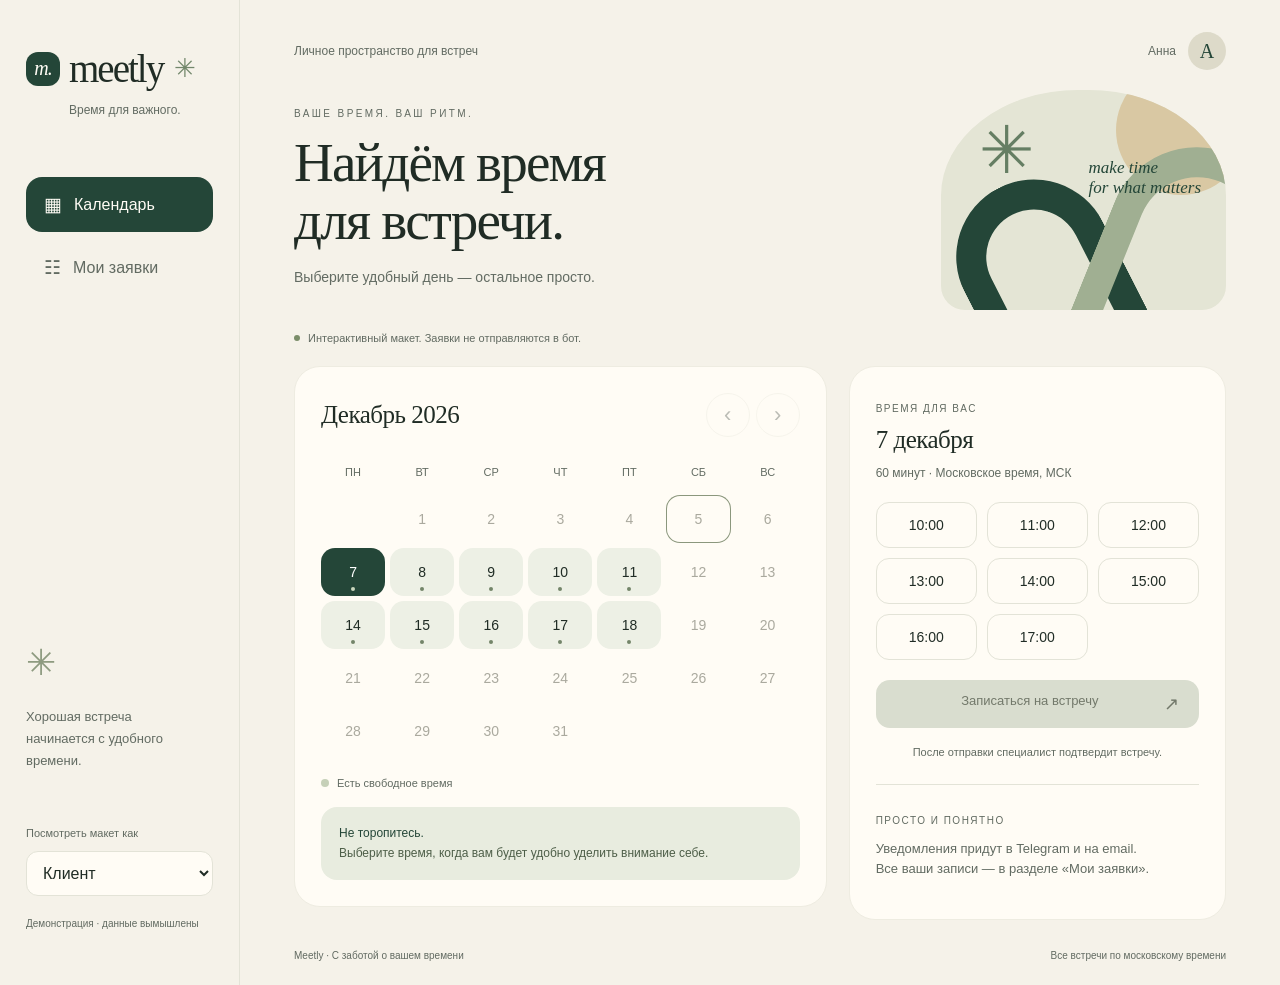
<file: miniapp/index.html>
<!doctype html>
<html lang="ru">
<head>
  <meta charset="utf-8">
  <meta name="viewport" content="width=device-width, initial-scale=1, viewport-fit=cover">
  <meta name="theme-color" content="#f5f2e9">
  <title>Meetly — время для встречи</title>
  <link rel="stylesheet" href="styles.css">
  <link rel="stylesheet" href="registration.css">
  <script src="registration.js" defer></script>
  <script src="app.js" defer></script>
</head>
<body>
  <div class="app-shell">
    <aside class="sidebar">
      <a class="brand" href="#calendar" aria-label="Meetly — календарь"><span class="brand-symbol" aria-hidden="true">m.</span>meetly<span class="brand-dot">✳</span></a>
      <p class="brand-caption">Время для важного.</p>
      <nav aria-label="Основная навигация" id="navigation"></nav>
      <div class="sidebar-note"><span aria-hidden="true">✳</span><p>Хорошая встреча<br>начинается с удобного времени.</p></div>
      <label class="role-label" for="role">Посмотреть макет как</label>
      <select id="role"><option value="client">Клиент</option><option value="new">Новый клиент</option><option value="owner">Администратор</option></select>
      <p class="demo-label">Демонстрация · данные вымышлены</p>
    </aside>
    <main id="main" tabindex="-1">
      <header class="topbar"><span>Личное пространство для встреч</span><div class="identity"><span id="identity-name">Анна</span><span class="avatar" id="avatar" aria-hidden="true">А</span></div></header>
      <section class="hero"><div><p class="eyebrow" id="eyebrow">ВАШЕ ВРЕМЯ. ВАШ РИТМ.</p><h1 id="page-title">Найдём время<br>для встречи.</h1><p id="page-subtitle">Выберите удобный день — остальное просто.</p></div><div class="abstract-art" aria-hidden="true"><div class="orb"></div><div class="arch arch-one"></div><div class="arch arch-two"></div><span class="art-star">✳</span><span class="art-caption">make time<br>for what matters</span></div></section>
      <div class="demo-banner"><span class="live-dot" aria-hidden="true"></span>Интерактивный макет. Заявки не отправляются в бот.</div>
      <div id="workspace"></div>
      <footer class="footer"><span>Meetly · С заботой о вашем времени</span><span>Все встречи по московскому времени</span></footer>
    </main>
  </div>
  <dialog id="modal" aria-labelledby="modal-title"><button class="close-button" id="close-modal" aria-label="Закрыть">×</button><div id="modal-content"></div></dialog>
  <div id="toast" class="toast" role="status" aria-live="polite"></div>
</body>
</html>
</file>
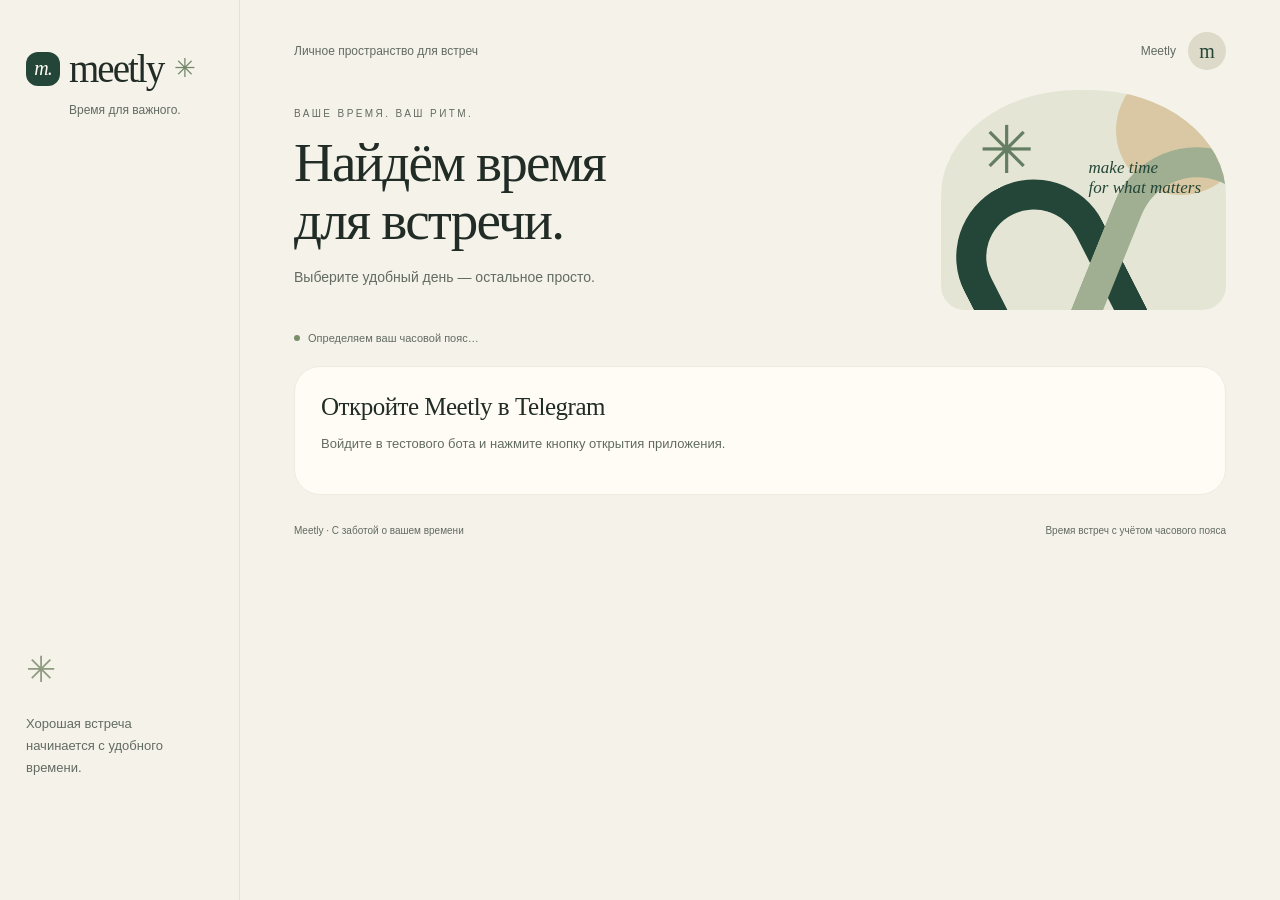
<file: miniapp/live.html>
<!doctype html>
<html lang="ru">
<head>
  <meta charset="utf-8">
  <meta name="viewport" content="width=device-width, initial-scale=1, viewport-fit=cover">
  <meta name="theme-color" content="#f5f2e9">
  <title>Meetly — время для встречи</title>
  <link rel="stylesheet" href="styles.css">
  <link rel="stylesheet" href="registration.css">
  <link rel="stylesheet" href="live.css">
  <script src="https://telegram.org/js/telegram-web-app.js" defer></script>
  <script src="live.js" defer></script>
</head>
<body>
  <div class="app-shell">
    <aside class="sidebar">
      <a class="brand" href="#calendar" aria-label="Meetly — календарь"><span class="brand-symbol" aria-hidden="true">m.</span>meetly<span class="brand-dot">✳</span></a>
      <p class="brand-caption">Время для важного.</p>
      <nav aria-label="Основная навигация" id="navigation"></nav>
      <div class="sidebar-note"><span aria-hidden="true">✳</span><p>Хорошая встреча<br>начинается с удобного времени.</p></div>
      <p class="demo-label" id="account-role"></p>
    </aside>
    <main id="main" tabindex="-1">
      <header class="topbar"><span>Личное пространство для встреч</span><div class="identity"><span id="identity-name">Вход…</span><span class="avatar" id="avatar" aria-hidden="true">m</span></div></header>
      <section class="hero"><div><p class="eyebrow" id="eyebrow">ВАШЕ ВРЕМЯ. ВАШ РИТМ.</p><h1 id="page-title">Найдём время<br>для встречи.</h1><p id="page-subtitle">Выберите удобный день — остальное просто.</p></div><div class="abstract-art" aria-hidden="true"><div class="orb"></div><div class="arch arch-one"></div><div class="arch arch-two"></div><span class="art-star">✳</span><span class="art-caption">make time<br>for what matters</span></div></section>
      <div class="demo-banner"><span class="live-dot" aria-hidden="true"></span>Определяем ваш часовой пояс…</div>
      <div id="workspace" aria-live="polite"><section class="panel"><p>Входим через Telegram…</p></section></div>
      <footer class="footer"><span>Meetly · С заботой о вашем времени</span><span>Время встреч с учётом часового пояса</span></footer>
    </main>
  </div>
  <dialog id="modal" aria-labelledby="modal-title"><button class="close-button" id="close-modal" aria-label="Закрыть">×</button><div id="modal-content"></div></dialog>
  <div id="toast" class="toast" role="status" aria-live="polite"></div>
</body>
</html>
</file>
<file: miniapp/styles.css>
:root{color-scheme:light;--bg:#f5f2e9;--paper:#fffcf5;--green:#244638;--ink:#202c25;--muted:#626b62;--line:#e3e3d7;--sage:#e8ecdf;--accent:#c6d0b8;--radius:26px;font-family:Inter,"Segoe UI",Arial,sans-serif;color:var(--ink);background:var(--bg)}
*{box-sizing:border-box}body{margin:0}button,input,textarea,select{font:inherit}button,a,input,textarea,select{-webkit-tap-highlight-color:transparent}button{cursor:pointer}button:disabled{cursor:default}button:focus-visible,a:focus-visible,input:focus-visible,textarea:focus-visible,select:focus-visible{outline:3px solid #827235;outline-offset:4px}button{color:inherit}a{color:inherit;text-decoration:none}.app-shell{max-width:1480px;margin:auto;display:grid;grid-template-columns:240px minmax(0,1fr);min-height:100vh}.sidebar{padding:46px 26px;border-right:1px solid var(--line);display:flex;flex-direction:column;gap:12px}.brand{display:flex;align-items:center;gap:9px;font-family:Georgia,serif;font-size:39px;letter-spacing:-2px}.brand-symbol{font:italic 20px Georgia,serif;background:var(--green);color:var(--paper);width:34px;height:34px;border-radius:12px;display:grid;place-items:center;letter-spacing:-1px}.brand-dot{font:26px Georgia;margin-left:2px;color:#72876b}.brand-caption{font-size:12px;color:var(--muted);margin:0 0 48px 43px}nav{display:grid;gap:8px}.nav-button{border:0;background:transparent;display:flex;align-items:center;gap:12px;text-align:left;padding:16px 18px;border-radius:16px;color:var(--muted);min-height:52px}.nav-button.active{background:var(--green);color:var(--paper)}.nav-icon{font-size:19px}.sidebar-note{margin:auto 0 30px;padding-top:70px;color:var(--muted);font-size:13px;line-height:1.7}.sidebar-note>span{font-size:36px;color:#8e9b80}.role-label{font-size:11px;color:var(--muted)}select{width:100%;border:1px solid var(--line);border-radius:12px;padding:12px;background:var(--paper);color:var(--ink)}.demo-label{font-size:10px;color:var(--muted)}main{padding:32px 54px 24px;min-width:0}.topbar{display:flex;align-items:center;justify-content:space-between;color:var(--muted);font-size:12px}.identity{display:flex;align-items:center;gap:12px}.avatar{background:#dddac9;width:38px;height:38px;border-radius:50%;display:grid;place-items:center;color:var(--green);font-family:Georgia,serif;font-size:20px}.hero{display:flex;justify-content:space-between;align-items:center;min-height:260px;gap:20px}.eyebrow{font-size:10px;letter-spacing:2.4px;color:var(--muted)}h1{font-family:Georgia,"Times New Roman",serif;font-size:clamp(36px,4.3vw,60px);font-weight:400;line-height:1.06;letter-spacing:-1.8px;margin:15px 0}h1+p{color:var(--muted);font-size:14px;line-height:1.6}.abstract-art{position:relative;width:285px;height:220px;flex-shrink:0;overflow:hidden;border-radius:48% 48% 24px 24px;background:#e4e5d5}.orb{position:absolute;background:#d9c8a3;width:130px;height:130px;border-radius:50%;top:-25px;right:-20px}.arch{position:absolute;width:155px;height:220px;border:30px solid var(--green);border-bottom:0;border-radius:100px 100px 0 0;transform:rotate(-27deg);bottom:-86px;left:30px}.arch-two{width:180px;height:240px;left:155px;bottom:-75px;border-color:#a0af92;transform:rotate(22deg)}.art-star{position:absolute;font-size:66px;left:38px;top:22px;color:#657e63}.art-caption{position:absolute;right:25px;top:68px;font:italic 17px/1.15 Georgia,serif;color:var(--green)}.demo-banner{font-size:11px;color:var(--muted);display:flex;align-items:center;gap:8px;margin:2px 0 22px}.live-dot{width:6px;height:6px;background:#7a8d69;border-radius:50%}.workspace-grid{display:grid;grid-template-columns:minmax(300px,1.2fr) minmax(250px,.85fr);gap:22px;align-items:start}.panel{background:var(--paper);border-radius:var(--radius);padding:26px;border:1px solid #eeece1}.panel-heading{display:flex;align-items:center;justify-content:space-between;gap:8px;margin-bottom:24px}h2{font:400 25px Georgia,serif;margin:0;letter-spacing:-.5px}.muted{color:var(--muted);font-size:13px;line-height:1.6}.month-nav{display:flex;gap:6px}.icon-button{border:1px solid var(--line);background:transparent;border-radius:50%;width:44px;height:44px;font-size:22px}.icon-button:disabled{opacity:.3}.weekdays,.days{display:grid;grid-template-columns:repeat(7,minmax(0,1fr));gap:5px}.weekdays{margin-bottom:12px}.weekdays span{text-align:center;font-size:11px;color:var(--muted);padding:5px}.day{border:0;background:transparent;border-radius:14px;min-height:48px;position:relative;font-size:14px;width:100%}.day:disabled{color:#aaa99e}.day.available{background:#edf0e5}.day.available:after{content:"";width:4px;height:4px;background:#738569;position:absolute;bottom:5px;left:calc(50% - 2px);border-radius:50%}.day.selected{background:var(--green);color:white}.day.selected:after{background:#c9d6bd}.day.today{box-shadow:inset 0 0 0 1px #8b977d}.calendar-legend{display:flex;align-items:center;gap:8px;font-size:11px;color:var(--muted);margin-top:22px}.legend-dot{height:8px;width:8px;background:var(--accent);border-radius:50%}.time-label{font-size:12px;color:var(--muted);margin:12px 0 22px}.slots{display:grid;grid-template-columns:repeat(3,minmax(0,1fr));gap:10px;margin:20px 0}.slot{min-height:46px;border:1px solid var(--line);background:transparent;border-radius:13px;font-size:14px}.slot.selected{background:var(--green);color:var(--paper);border-color:var(--green)}.primary,.secondary,.danger{border:0;min-height:48px;border-radius:14px;padding:13px 20px;font-size:13px;font-weight:500}.primary{background:var(--green);color:var(--paper)}.primary:disabled{background:#d9ddcf;color:#73796b}.full-width{width:100%}.secondary{background:var(--sage);color:var(--green)}.danger{background:#f4e8df;color:#7d3b2c}.button-arrow{float:right;font-size:18px}.note{padding:16px 18px;border-radius:16px;background:var(--sage);font-size:12px;line-height:1.7;color:#4d5e48;margin:18px 0 0}.note strong{font-weight:500;color:var(--green)}.tiny-label{font-size:10px;letter-spacing:1.5px;color:var(--muted);margin-bottom:12px}.summary-card{border-top:1px solid var(--line);margin-top:22px;padding-top:20px}.meeting-row{border:1px solid var(--line);border-radius:18px;padding:18px;margin-top:12px;display:flex;gap:16px;align-items:center}.date-tile{width:52px;min-width:52px;border-radius:13px;background:var(--sage);padding:10px 4px;text-align:center;font-size:10px;color:var(--muted)}.date-tile strong{display:block;font:26px Georgia;color:var(--green);margin-bottom:3px}.meeting-info{min-width:0;flex:1}.meeting-info h3{font-size:14px;font-weight:500;margin:8px 0;overflow-wrap:anywhere}.meeting-info p{font-size:12px;color:var(--muted);margin:5px 0}.status{font-size:10px;border-radius:6px;padding:5px 8px;display:inline-block;background:#ecebdc;color:#685f34}.status.confirmed{background:#e5ecdf;color:#385c39}.status.cancelled,.status.rejected{background:#f1e5df;color:#86533b}.status.reschedule_pending{background:#e5e9ee;color:#466079}.row-button{width:44px;height:44px;border:0;border-radius:50%;background:var(--sage);font-size:20px}.footer{display:flex;justify-content:space-between;gap:12px;color:var(--muted);font-size:10px;padding:30px 0 0}.list-panel{max-width:850px}.empty{padding:40px 15px;text-align:center;color:var(--muted);line-height:1.8;font-size:14px}.empty-symbol{font-size:45px;color:#91a080;margin-bottom:10px}.filters{display:flex;gap:8px;margin:20px 0;flex-wrap:wrap}.filter{background:transparent;border:1px solid var(--line);border-radius:20px;padding:11px 18px;min-height:44px;font-size:12px}.filter.active{background:var(--green);color:var(--paper)}dialog{border:0;border-radius:28px;background:var(--paper);color:var(--ink);padding:34px;width:min(480px,calc(100% - 28px));max-height:90vh;overflow:auto;box-shadow:0 20px 100px #15291c33}dialog::backdrop{background:#172b255c;backdrop-filter:blur(4px)}.close-button{position:absolute;top:12px;right:12px;border:0;background:transparent;font-size:26px;width:44px;height:44px}.modal-eyebrow{font-size:10px;color:var(--muted);letter-spacing:2px;margin:5px 0 18px}.modal-title{font:32px/1.1 Georgia,serif;margin:0 25px 20px 0}.form-field{display:grid;gap:8px;margin:18px 0;font-size:12px;color:var(--muted)}input,textarea{width:100%;background:#f8f6ee;border:1px solid #d7dbce;border-radius:12px;padding:14px;color:var(--ink)}textarea{resize:vertical;min-height:96px}.actions{display:flex;gap:10px;margin-top:22px;flex-wrap:wrap}.actions>*{flex:1}.detail-line{display:flex;justify-content:space-between;gap:20px;padding:14px 0;border-bottom:1px solid var(--line);font-size:13px}.detail-line span:first-child{color:var(--muted)}.detail-text{font-size:14px;line-height:1.7;white-space:pre-wrap;overflow-wrap:anywhere}.toast{position:fixed;bottom:28px;left:50%;transform:translateX(-50%);background:var(--green);color:white;border-radius:15px;padding:15px 22px;max-width:90vw;opacity:0;pointer-events:none;font-size:13px;z-index:5}.toast.visible{opacity:1}.mobile-role{display:none}
@media(min-width:1350px){main{padding-left:70px;padding-right:70px}.hero{min-height:300px}.abstract-art{width:320px;height:240px}}
@media(max-width:1050px){.app-shell{grid-template-columns:195px minmax(0,1fr)}.sidebar{padding:35px 18px}main{padding:26px}.abstract-art{width:210px;height:195px}.workspace-grid{grid-template-columns:minmax(0,1fr)}.hero{min-height:240px}.panel{padding:24px}.art-caption{right:12px;font-size:14px}.arch-two{left:130px}.brand{font-size:34px}.brand-caption{margin-left:0}.sidebar-note{font-size:12px}}
@media(max-width:650px){.app-shell{display:block}.sidebar{padding:20px 22px 12px;border:0;display:grid;grid-template-columns:1fr auto;gap:8px;align-items:center}.brand{font-size:32px}.brand-caption,.sidebar-note,.role-label{display:none}.sidebar select{width:155px;font-size:11px;padding:10px;grid-column:2;grid-row:1}.demo-label{grid-column:1/-1;margin:0;font-size:9px}nav{position:fixed;bottom:0;left:0;right:0;display:flex;justify-content:center;padding:10px 15px calc(10px + env(safe-area-inset-bottom));gap:8px;background:var(--paper);border-top:1px solid var(--line);z-index:3}.nav-button{flex:1;justify-content:center;font-size:12px;padding:12px;max-width:220px;border-radius:14px}.nav-icon{font-size:17px}main{padding:10px 20px 100px}.topbar>span{font-size:10px}.identity{font-size:11px}.avatar{height:30px;width:30px;font-size:16px}.hero{min-height:220px;gap:6px}.eyebrow{font-size:8px;letter-spacing:1.5px}h1{font-size:39px;letter-spacing:-1.5px}h1+p{font-size:12px;max-width:195px}.abstract-art{width:112px;height:160px;border-radius:60px 60px 18px 18px}.art-star{font-size:40px;left:17px;top:20px}.art-caption{display:none}.arch-one{left:10px;width:105px;border-width:22px;bottom:-115px}.arch-two{left:80px;border-width:22px}.orb{width:80px;height:80px}.workspace-grid{gap:16px}.panel{padding:22px 18px;border-radius:23px}h2{font-size:23px}.days,.weekdays{gap:3px}.day{min-height:44px;border-radius:12px;font-size:13px}.panel-heading{margin-bottom:18px}.demo-banner{font-size:10px;margin-bottom:16px}.footer{font-size:9px;flex-direction:column;line-height:1.5}.meeting-row{padding:14px 12px;gap:10px}.meeting-info h3{font-size:13px}dialog{padding:30px 22px}.toast{bottom:95px}.list-panel{padding:22px 16px}}
.request-summary{display:grid;grid-template-columns:repeat(4,minmax(0,1fr));gap:12px;margin-bottom:22px}.stat-card{position:relative;text-align:left;min-width:0;border:1px solid var(--line);border-radius:20px;background:var(--paper);padding:18px;color:var(--green)}.stat-card>span:first-child{display:block;font-size:11px;line-height:1.5;min-height:33px}.stat-card strong{display:block;font:38px Georgia,serif;margin-top:12px}.stat-card.active{background:var(--green);color:var(--paper);border-color:var(--green)}.stat-arrow{position:absolute;right:16px;bottom:20px;font-size:18px}.settings-panel{max-width:850px}.settings-grid{display:grid;grid-template-columns:repeat(2,minmax(0,1fr));gap:0 24px}.field-help{font-size:11px;line-height:1.5}.booking-toggle{display:flex;align-items:center;justify-content:space-between;gap:16px;padding:22px 0;border-bottom:1px solid var(--line)}.booking-toggle strong{display:block;font-size:14px;font-weight:500}.booking-toggle small{display:block;font-size:12px;color:var(--muted);margin-top:7px;line-height:1.5}.booking-toggle input{width:24px;height:24px;accent-color:var(--green);flex-shrink:0}
@media(max-width:1050px){.request-summary{grid-template-columns:repeat(2,minmax(0,1fr))}}
@media(max-width:650px){.stat-card{padding:16px;border-radius:18px}.stat-card strong{font-size:32px}.request-summary{gap:10px}.settings-grid{grid-template-columns:minmax(0,1fr)}.nav-button{gap:6px;padding:12px 7px;font-size:11px}.nav-icon{font-size:16px}}
@media(prefers-reduced-motion:no-preference){button{transition:background .15s,color .15s}.toast{transition:opacity .2s}dialog[open]{animation:appear .2s ease-out}@keyframes appear{from{opacity:0;transform:translateY(10px)}to{opacity:1;transform:translateY(0)}}}
</file>
<file: miniapp/registration.css>
.registration-panel{max-width:650px}.registration-steps{list-style:none;padding:0;display:flex;justify-content:space-between;gap:12px;margin:0 0 32px}.registration-steps li{display:flex;align-items:center;gap:8px;color:var(--muted);font-size:11px}.registration-steps li>span{display:grid;place-items:center;border-radius:50%;border:1px solid var(--line);width:28px;height:28px;flex-shrink:0}.registration-steps .reached{color:var(--green)}.registration-steps .reached>span{background:var(--green);color:var(--paper);border-color:var(--green)}.consent-option{display:flex;align-items:flex-start;gap:12px;font-size:13px;line-height:1.7;margin:24px 0 12px}.consent-option input{width:22px;height:22px;flex-shrink:0;accent-color:var(--green);margin-top:1px}.registration-value{min-width:0;overflow-wrap:anywhere;text-align:right}.registration-panel .actions{align-items:stretch}.registration-panel .primary{line-height:1.5}
@media(max-width:650px){.registration-steps{gap:6px}.registration-steps li{font-size:10px;gap:5px}.registration-steps li>span{width:24px;height:24px}.registration-panel .actions{flex-direction:column}.registration-panel h2{line-height:1.3}}
@media(max-width:380px){.sidebar{padding-left:16px;padding-right:16px;grid-template-columns:minmax(0,1fr) 120px}.sidebar select{width:120px}.brand{font-size:27px;gap:5px}.brand-symbol{width:28px;height:28px;font-size:17px}.brand-dot{font-size:20px;margin:0}.hero>div:first-child{min-width:0}.abstract-art{width:96px}}
</file>
<file: miniapp/live.css>
[hidden]{display:none!important}.app-shell{padding-top:env(safe-area-inset-top)}.inline-error{color:#8b3f2e;white-space:pre-wrap;line-height:1.6;overflow-wrap:anywhere}.live-status{font-size:12px;color:var(--muted)}.day:disabled{opacity:.35}.day.available{background:var(--sage)}.day.selected{background:var(--green);color:var(--paper)}.panel input[type=checkbox]{width:22px;height:22px}.consent-text{white-space:pre-wrap;line-height:1.7}.safe-text{overflow-wrap:anywhere;white-space:pre-wrap}button:disabled{opacity:.55}.live-actions{margin-top:16px;display:flex;gap:10px;flex-wrap:wrap}.live-actions button{min-height:44px}.slots{margin-bottom:20px}.calendar-controls{display:flex;align-items:center;gap:12px}.calendar-controls button{width:44px;height:44px}.meeting-row{cursor:pointer}.meeting-row:focus-visible{outline:3px solid var(--green)}.sidebar .demo-label{letter-spacing:0}.loading{padding:24px}.status.rescheduled{background:#e5ecdf;color:#385c39}@media(max-width:650px){.sidebar{grid-template-columns:1fr auto}.sidebar .demo-label{grid-column:2;grid-row:1;font-size:10px;text-align:right}.hero{min-height:190px}.nav-button{min-width:0}main{padding-bottom:calc(100px + env(safe-area-inset-bottom))}}
/* Keep iOS form focus and orientation changes from changing the text scale. */
html{-webkit-text-size-adjust:100%;text-size-adjust:100%}
button,a,[role=button]{touch-action:manipulation}
@media(max-width:1050px),(pointer:coarse){
  .app-shell input,.app-shell textarea,.app-shell select,
  dialog input,dialog textarea,dialog select{font-size:16px;line-height:1.4}
  .app-shell{min-height:100svh}
  dialog{max-height:90dvh}
}
</file>
